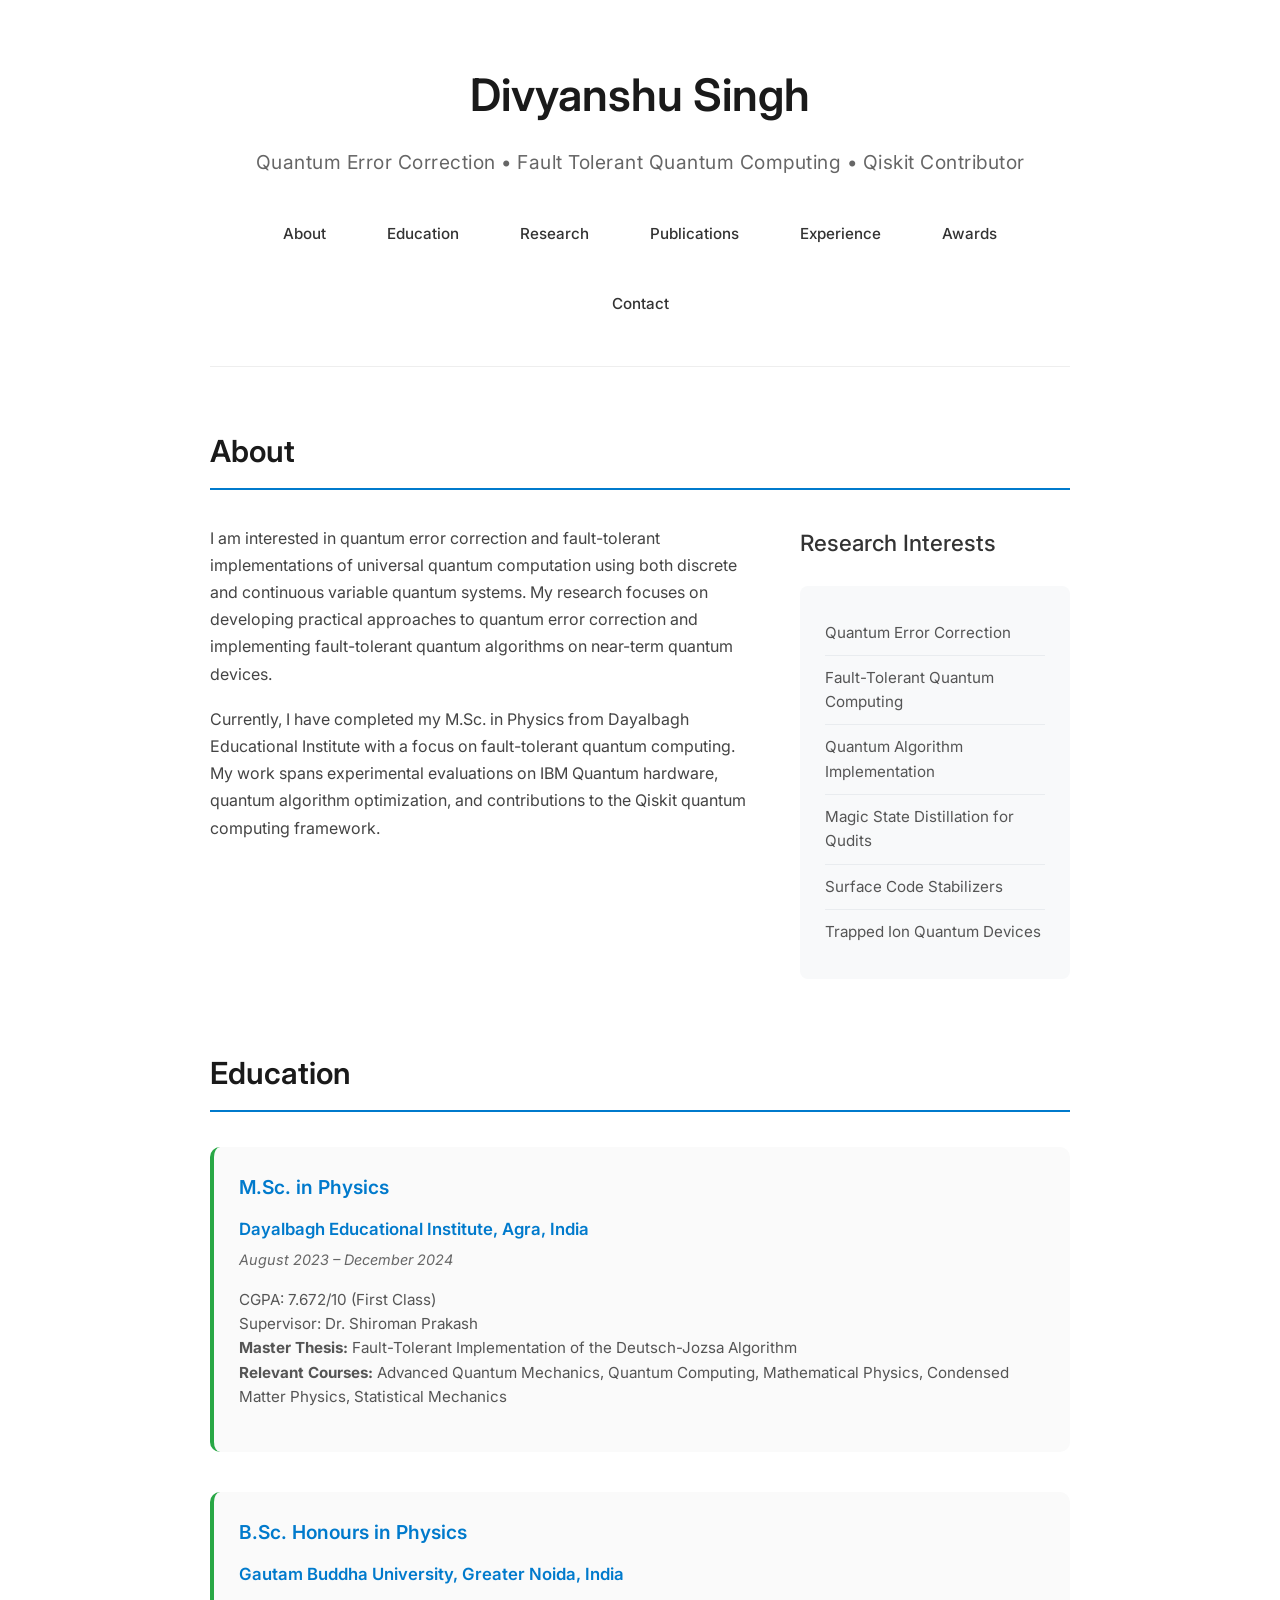
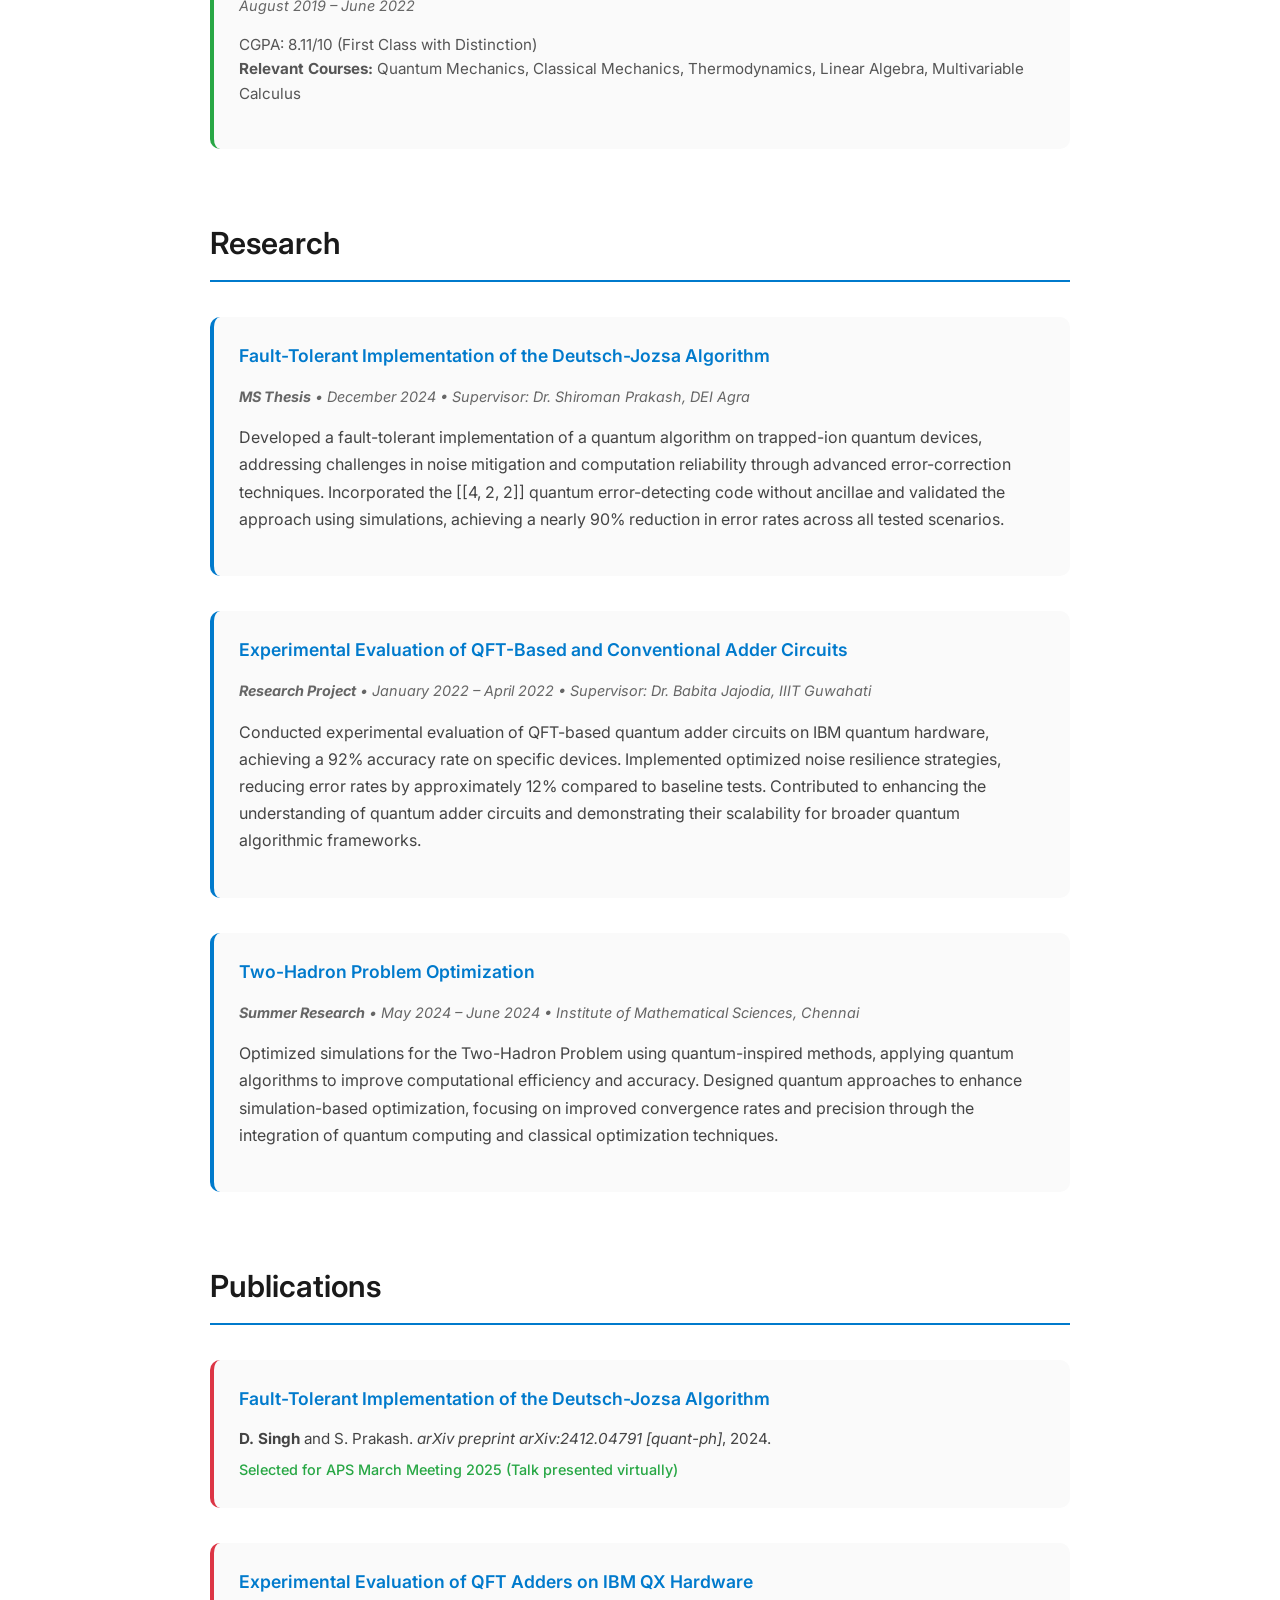
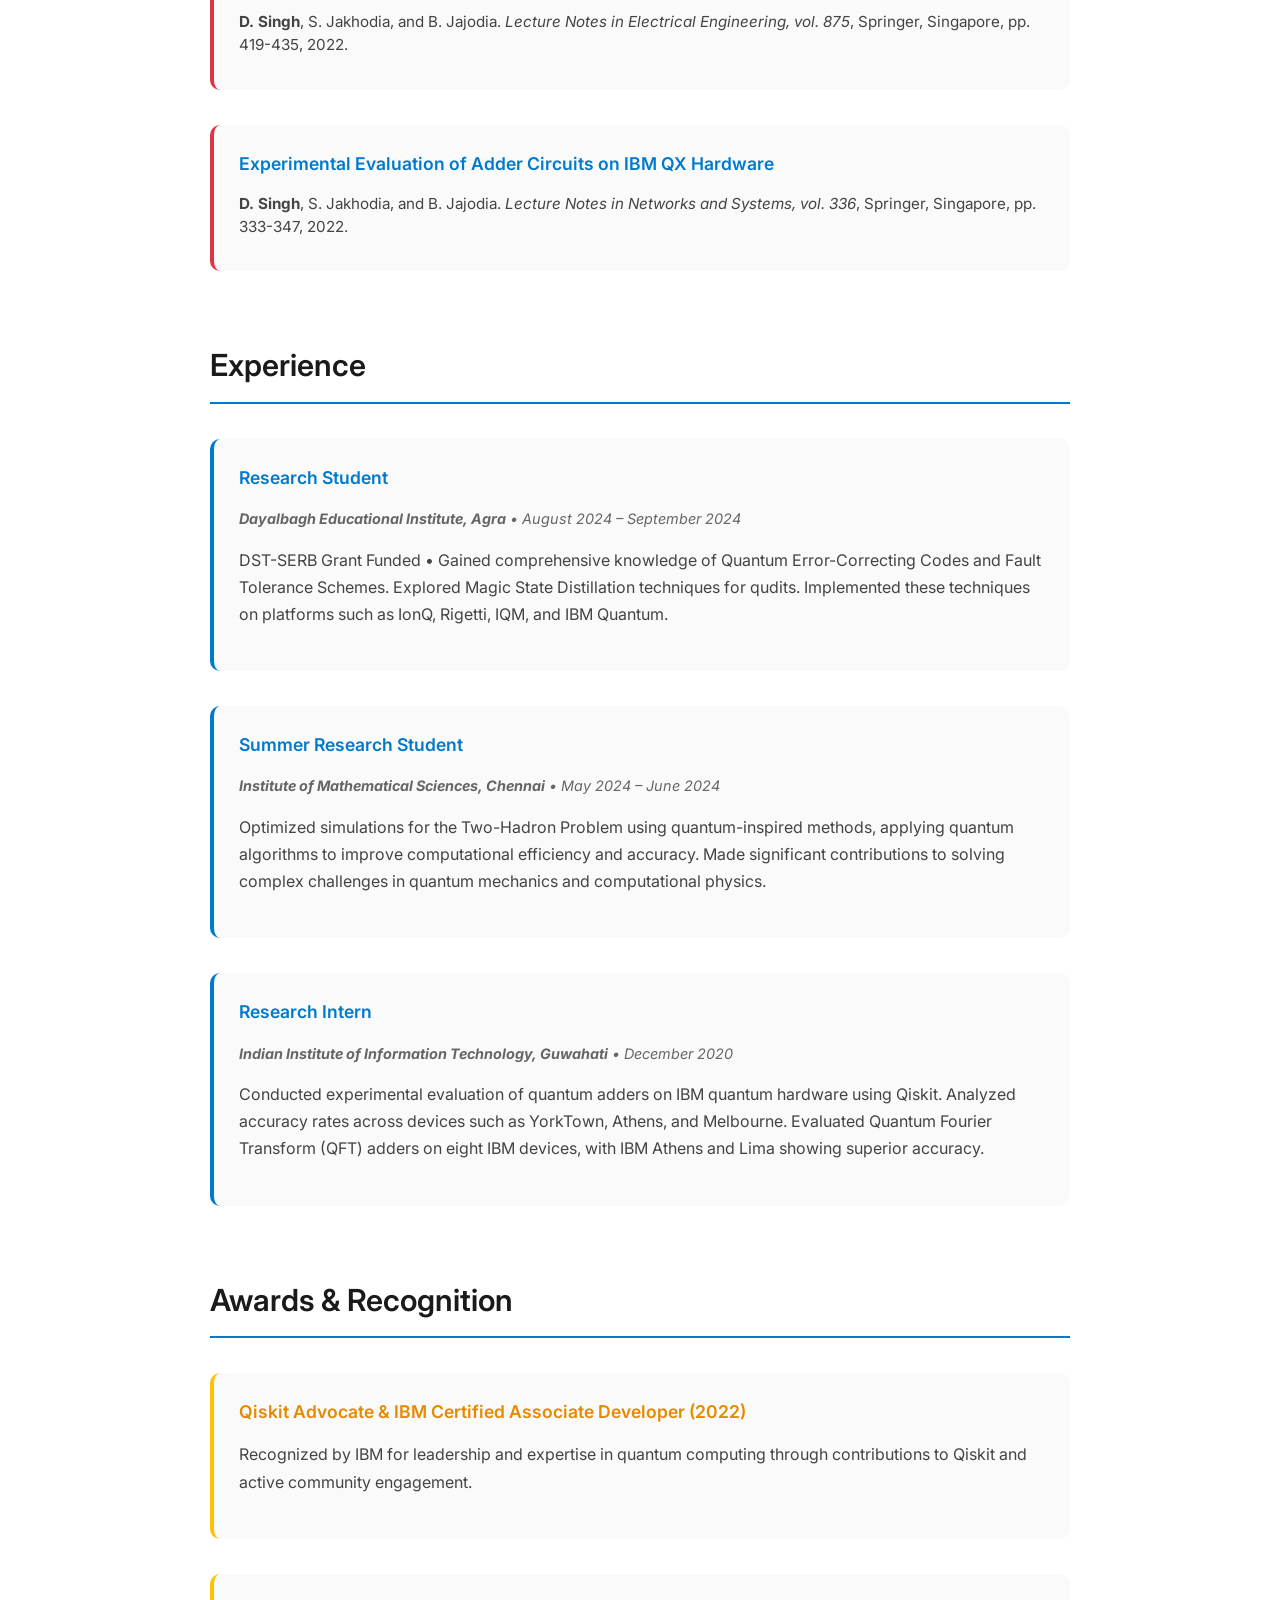
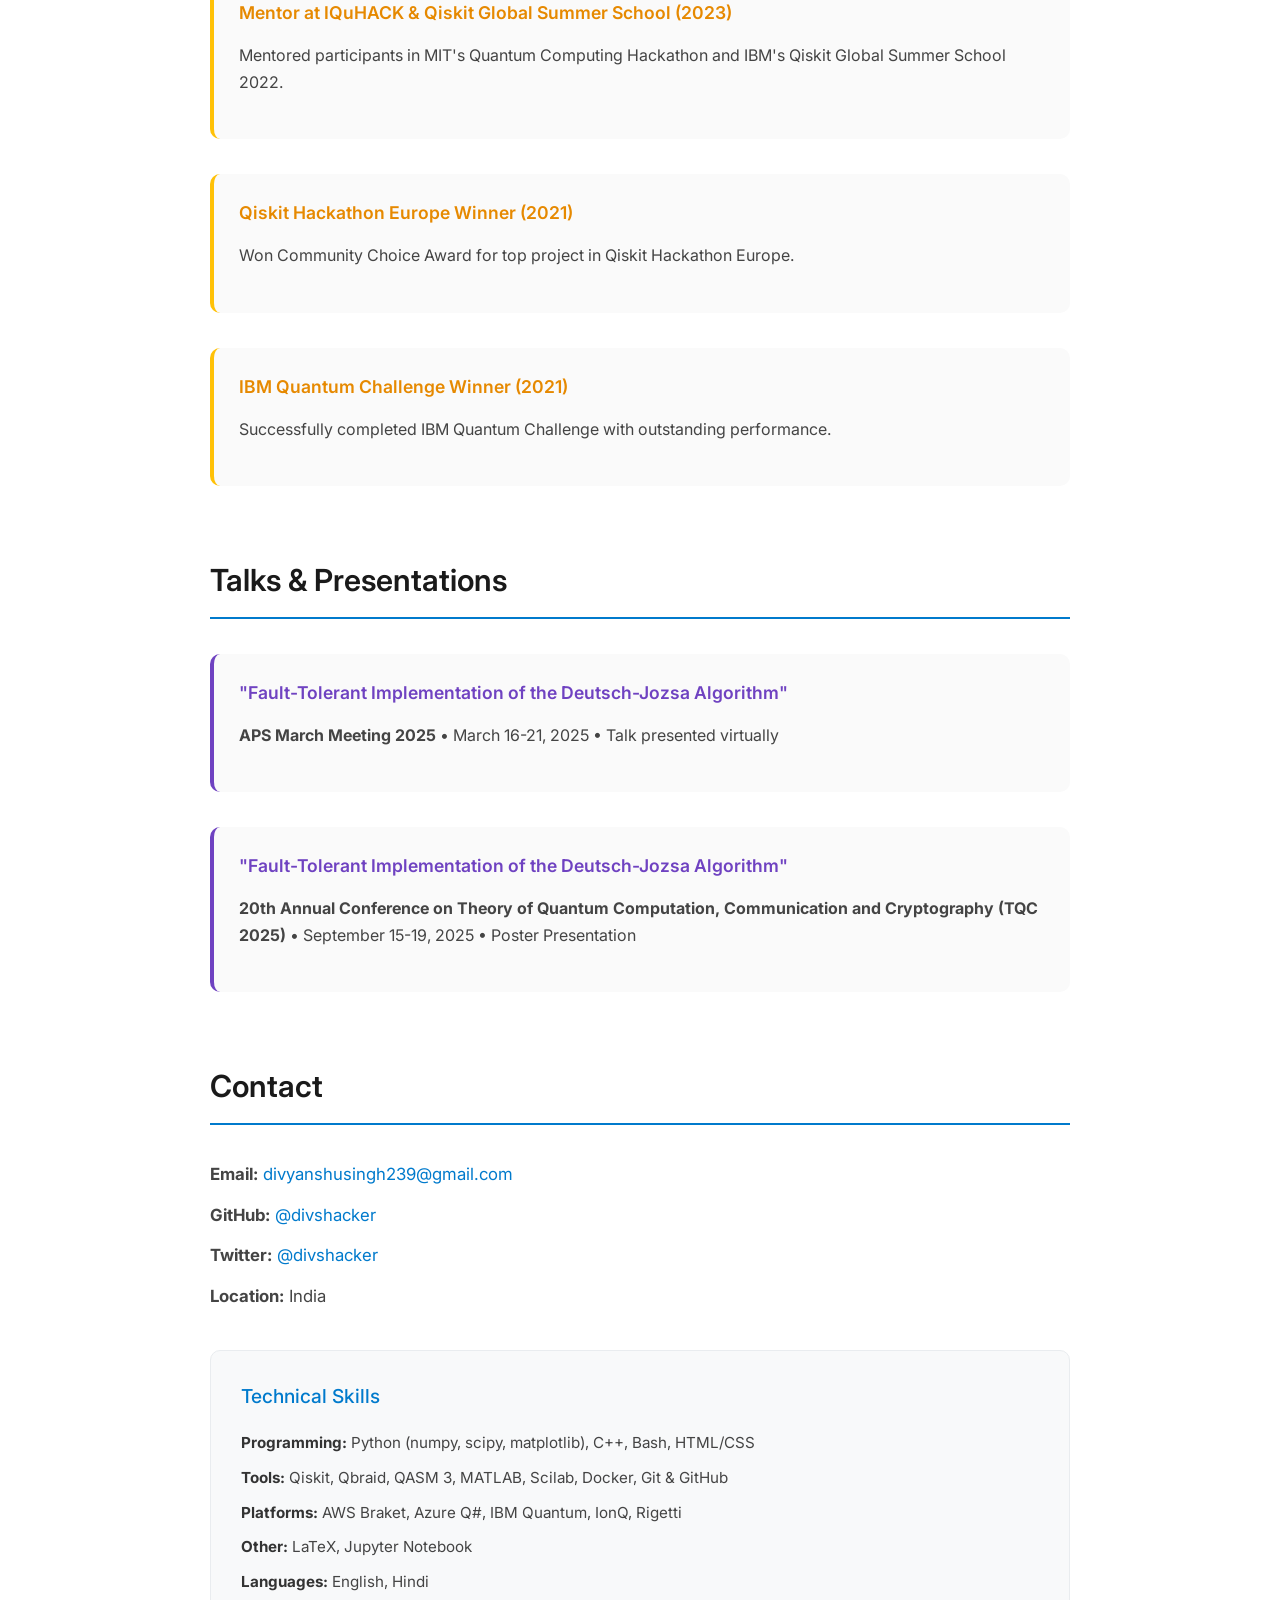
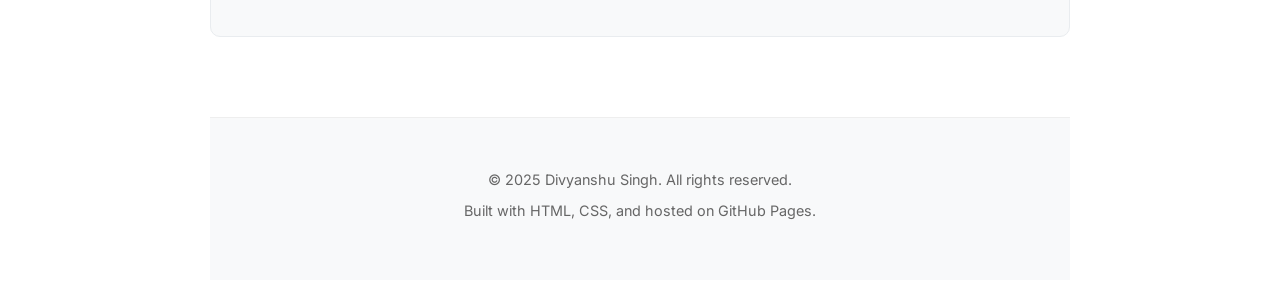
<file: index.html>
<!DOCTYPE html>
<html lang="en">
<head>
    <meta charset="UTF-8">
    <meta name="viewport" content="width=device-width, initial-scale=1.0">
    <title>Divyanshu Singh</title>
    <link rel="stylesheet" href="style.css">
    <link href="https://fonts.googleapis.com/css2?family=Inter:wght@300;400;500;600&display=swap" rel="stylesheet">
</head>
<body>
    <div class="container">
        <header>
            <h1>Divyanshu Singh</h1>
            <p class="subtitle">Quantum Error Correction • Fault Tolerant Quantum Computing • Qiskit Contributor</p>
            <nav>
                <a href="#about">About</a>
                <a href="#education">Education</a>
                <a href="#research">Research</a>
                <a href="#publications">Publications</a>
                <a href="#experience">Experience</a>
                <a href="#awards">Awards</a>
                <a href="#contact">Contact</a>
            </nav>
        </header>

        <main>
            <section id="about">
                <h2>About</h2>
                <div class="about-content">
                    <div class="bio">
                        <p>I am interested in quantum error correction and fault-tolerant implementations of universal quantum computation using both discrete and continuous variable quantum systems. My research focuses on developing practical approaches to quantum error correction and implementing fault-tolerant quantum algorithms on near-term quantum devices.</p>
                        
                        <p>Currently, I have completed my M.Sc. in Physics from Dayalbagh Educational Institute with a focus on fault-tolerant quantum computing. My work spans experimental evaluations on IBM Quantum hardware, quantum algorithm optimization, and contributions to the Qiskit quantum computing framework.</p>
                    </div>
                    
                    <div class="interests">
                        <h3>Research Interests</h3>
                        <ul>
                            <li>Quantum Error Correction</li>
                            <li>Fault-Tolerant Quantum Computing</li>
                            <li>Quantum Algorithm Implementation</li>
                            <li>Magic State Distillation for Qudits</li>
                            <li>Surface Code Stabilizers</li>
                            <li>Trapped Ion Quantum Devices</li>
                        </ul>
                    </div>
                </div>
            </section>

            <section id="education">
                <h2>Education</h2>
                <div class="education-item">
                    <h4>M.Sc. in Physics</h4>
                    <p class="institution">Dayalbagh Educational Institute, Agra, India</p>
                    <p class="duration">August 2023 – December 2024</p>
                    <p class="details">CGPA: 7.672/10 (First Class)<br>
                    Supervisor: Dr. Shiroman Prakash<br>
                    <strong>Master Thesis:</strong> Fault-Tolerant Implementation of the Deutsch-Jozsa Algorithm<br>
                    <strong>Relevant Courses:</strong> Advanced Quantum Mechanics, Quantum Computing, Mathematical Physics, Condensed Matter Physics, Statistical Mechanics</p>
                </div>
                
                <div class="education-item">
                    <h4>B.Sc. Honours in Physics</h4>
                    <p class="institution">Gautam Buddha University, Greater Noida, India</p>
                    <p class="duration">August 2019 – June 2022</p>
                    <p class="details">CGPA: 8.11/10 (First Class with Distinction)<br>
                    <strong>Relevant Courses:</strong> Quantum Mechanics, Classical Mechanics, Thermodynamics, Linear Algebra, Multivariable Calculus</p>
                </div>
            </section>

            <section id="research">
                <h2>Research</h2>
                <div class="research-item">
                    <h4>Fault-Tolerant Implementation of the Deutsch-Jozsa Algorithm</h4>
                    <p class="research-meta"><strong>MS Thesis</strong> • December 2024 • Supervisor: Dr. Shiroman Prakash, DEI Agra</p>
                    <p>Developed a fault-tolerant implementation of a quantum algorithm on trapped-ion quantum devices, addressing challenges in noise mitigation and computation reliability through advanced error-correction techniques. Incorporated the [[4, 2, 2]] quantum error-detecting code without ancillae and validated the approach using simulations, achieving a nearly 90% reduction in error rates across all tested scenarios.</p>
                </div>
                
                <div class="research-item">
                    <h4>Experimental Evaluation of QFT-Based and Conventional Adder Circuits</h4>
                    <p class="research-meta"><strong>Research Project</strong> • January 2022 – April 2022 • Supervisor: Dr. Babita Jajodia, IIIT Guwahati</p>
                    <p>Conducted experimental evaluation of QFT-based quantum adder circuits on IBM quantum hardware, achieving a 92% accuracy rate on specific devices. Implemented optimized noise resilience strategies, reducing error rates by approximately 12% compared to baseline tests. Contributed to enhancing the understanding of quantum adder circuits and demonstrating their scalability for broader quantum algorithmic frameworks.</p>
                </div>

                <div class="research-item">
                    <h4>Two-Hadron Problem Optimization</h4>
                    <p class="research-meta"><strong>Summer Research</strong> • May 2024 – June 2024 • Institute of Mathematical Sciences, Chennai</p>
                    <p>Optimized simulations for the Two-Hadron Problem using quantum-inspired methods, applying quantum algorithms to improve computational efficiency and accuracy. Designed quantum approaches to enhance simulation-based optimization, focusing on improved convergence rates and precision through the integration of quantum computing and classical optimization techniques.</p>
                </div>
            </section>

            <section id="publications">
                <h2>Publications</h2>
                <div class="publication-item">
                    <h4>Fault-Tolerant Implementation of the Deutsch-Jozsa Algorithm</h4>
                    <p><strong>D. Singh</strong> and S. Prakash. <em>arXiv preprint arXiv:2412.04791 [quant-ph]</em>, 2024.</p>
                    <p class="pub-note">Selected for APS March Meeting 2025 (Talk presented virtually)</p>
                </div>
                
                <div class="publication-item">
                    <h4>Experimental Evaluation of QFT Adders on IBM QX Hardware</h4>
                    <p><strong>D. Singh</strong>, S. Jakhodia, and B. Jajodia. <em>Lecture Notes in Electrical Engineering, vol. 875</em>, Springer, Singapore, pp. 419-435, 2022.</p>
                </div>
                
                <div class="publication-item">
                    <h4>Experimental Evaluation of Adder Circuits on IBM QX Hardware</h4>
                    <p><strong>D. Singh</strong>, S. Jakhodia, and B. Jajodia. <em>Lecture Notes in Networks and Systems, vol. 336</em>, Springer, Singapore, pp. 333-347, 2022.</p>
                </div>
            </section>

            <section id="experience">
                <h2>Experience</h2>
                <div class="experience-item">
                    <h4>Research Student</h4>
                    <p class="exp-details"><strong>Dayalbagh Educational Institute, Agra</strong> • August 2024 – September 2024</p>
                    <p>DST-SERB Grant Funded • Gained comprehensive knowledge of Quantum Error-Correcting Codes and Fault Tolerance Schemes. Explored Magic State Distillation techniques for qudits. Implemented these techniques on platforms such as IonQ, Rigetti, IQM, and IBM Quantum.</p>
                </div>
                
                <div class="experience-item">
                    <h4>Summer Research Student</h4>
                    <p class="exp-details"><strong>Institute of Mathematical Sciences, Chennai</strong> • May 2024 – June 2024</p>
                    <p>Optimized simulations for the Two-Hadron Problem using quantum-inspired methods, applying quantum algorithms to improve computational efficiency and accuracy. Made significant contributions to solving complex challenges in quantum mechanics and computational physics.</p>
                </div>
                
                <div class="experience-item">
                    <h4>Research Intern</h4>
                    <p class="exp-details"><strong>Indian Institute of Information Technology, Guwahati</strong> • December 2020</p>
                    <p>Conducted experimental evaluation of quantum adders on IBM quantum hardware using Qiskit. Analyzed accuracy rates across devices such as YorkTown, Athens, and Melbourne. Evaluated Quantum Fourier Transform (QFT) adders on eight IBM devices, with IBM Athens and Lima showing superior accuracy.</p>
                </div>
            </section>

            <section id="awards">
                <h2>Awards & Recognition</h2>
                <div class="award-item">
                    <h4>Qiskit Advocate & IBM Certified Associate Developer (2022)</h4>
                    <p>Recognized by IBM for leadership and expertise in quantum computing through contributions to Qiskit and active community engagement.</p>
                </div>
                
                <div class="award-item">
                    <h4>Mentor at IQuHACK & Qiskit Global Summer School (2023)</h4>
                    <p>Mentored participants in MIT's Quantum Computing Hackathon and IBM's Qiskit Global Summer School 2022.</p>
                </div>
                
                <div class="award-item">
                    <h4>Qiskit Hackathon Europe Winner (2021)</h4>
                    <p>Won Community Choice Award for top project in Qiskit Hackathon Europe.</p>
                </div>
                
                <div class="award-item">
                    <h4>IBM Quantum Challenge Winner (2021)</h4>
                    <p>Successfully completed IBM Quantum Challenge with outstanding performance.</p>
                </div>
            </section>

            <section id="talks">
                <h2>Talks & Presentations</h2>
                <div class="talk-item">
                    <h4>"Fault-Tolerant Implementation of the Deutsch-Jozsa Algorithm"</h4>
                    <p><strong>APS March Meeting 2025</strong> • March 16-21, 2025 • Talk presented virtually</p>
                </div>
                
                <div class="talk-item">
                    <h4>"Fault-Tolerant Implementation of the Deutsch-Jozsa Algorithm"</h4>
                    <p><strong>20th Annual Conference on Theory of Quantum Computation, Communication and Cryptography (TQC 2025)</strong> • September 15-19, 2025 • Poster Presentation</p>
                </div>
            </section>

            <section id="contact">
                <h2>Contact</h2>
                <div class="contact-info">
                    <p><strong>Email:</strong> <a href="mailto:divyanshusingh239@gmail.com">divyanshusingh239@gmail.com</a></p>
                    <p><strong>GitHub:</strong> <a href="https://github.com/divshacker" target="_blank">@divshacker</a></p>
                    <p><strong>Twitter:</strong> <a href="https://twitter.com/divshacker" target="_blank">@divshacker</a></p>
                    <p><strong>Location:</strong> India</p>
                </div>
                
                <div class="skills-section">
                    <h3>Technical Skills</h3>
                    <p><strong>Programming:</strong> Python (numpy, scipy, matplotlib), C++, Bash, HTML/CSS</p>
                    <p><strong>Tools:</strong> Qiskit, Qbraid, QASM 3, MATLAB, Scilab, Docker, Git & GitHub</p>
                    <p><strong>Platforms:</strong> AWS Braket, Azure Q#, IBM Quantum, IonQ, Rigetti</p>
                    <p><strong>Other:</strong> LaTeX, Jupyter Notebook</p>
                    <p><strong>Languages:</strong> English, Hindi</p>
                </div>
            </section>
        </main>

        <footer>
            <p>&copy; 2025 Divyanshu Singh. All rights reserved.</p>
            <p>Built with HTML, CSS, and hosted on GitHub Pages.</p>
        </footer>
    </div>
</body>
</html>
</file>
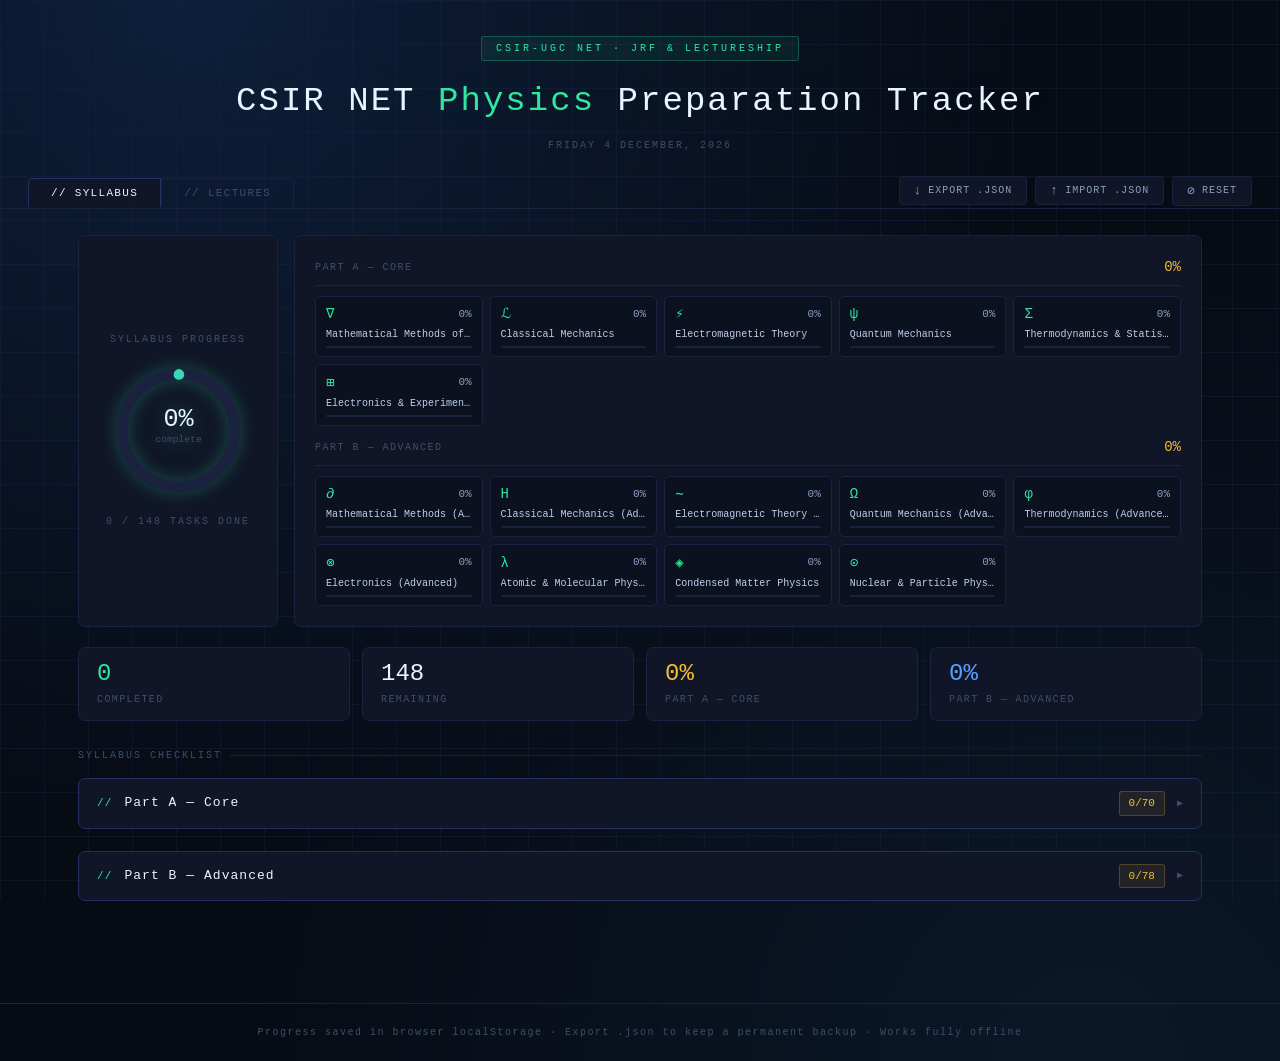
<file: csir_net_combined.html>
<!DOCTYPE html>
<html lang="en">
<head>
<meta charset="UTF-8">
<meta name="viewport" content="width=device-width, initial-scale=1.0">
<title>CSIR NET Physics Tracker</title>
<style>
:root {
  --bg:      #070b14;
  --surface: #0c1120;
  --card:    #101628;
  --border:  #1a2240;
  --border2: #263060;
  --text:    #8ba0c0;
  --text2:   #c0d0e8;
  --bright:  #e8f4ff;
  --dim:     #3d4f6a;
  --accent:  #2ee8a0;
  --amber:   #f5be32;
  --blue:    #58a0ff;
  --red:     #ff4f6a;
  --purple:  #a78bfa;
  --r:       7px;
  --mono:    'Courier New','Lucida Console','DejaVu Sans Mono',monospace;
}
* { box-sizing: border-box; margin: 0; padding: 0; }
html { scroll-behavior: smooth; }
body {
  background: var(--bg);
  background-image:
    radial-gradient(ellipse at 15% 0%,  #0d1f3a 0%, transparent 55%),
    radial-gradient(ellipse at 85% 100%, #0a1828 0%, transparent 55%);
  color: var(--text);
  font-family: var(--mono);
  font-size: 13px;
  line-height: 1.7;
  min-height: 100vh;
}
body::before {
  content:''; position:fixed; inset:0;
  background-image:
    linear-gradient(rgba(26,34,64,0.45) 1px, transparent 1px),
    linear-gradient(90deg, rgba(26,34,64,0.45) 1px, transparent 1px);
  background-size: 44px 44px;
  pointer-events:none; z-index:0;
}
main, header, footer { position: relative; z-index: 1; }

/* ─── HEADER ─── */
header {
  text-align: center;
  padding: 36px 24px 0;
  border-bottom: 1px solid var(--border);
}
.header-tag {
  display: inline-block;
  font-size: 10px; letter-spacing: 0.3em;
  color: var(--accent);
  background: rgba(46,232,160,0.07);
  border: 1px solid rgba(46,232,160,0.25);
  padding: 3px 14px; border-radius: 2px;
  margin-bottom: 12px; text-transform: uppercase;
}
h1 {
  font-size: clamp(18px, 3.2vw, 34px);
  color: var(--bright); font-weight: normal;
  letter-spacing: 0.06em;
  text-shadow: 0 0 40px rgba(46,232,160,0.15);
}
h1 .hi { color: var(--accent); }
.header-sub { font-size: 10px; color: var(--dim); letter-spacing: 0.2em; margin-top: 6px; margin-bottom: 22px; }

/* ─── TOP BAR: TABS + EXPORT ─── */
.top-bar {
  display: flex; align-items: center;
  justify-content: space-between;
  gap: 12px; flex-wrap: wrap;
  padding: 0 4px;
}

/* Tabs */
.tabs { display: flex; gap: 0; }
.tab-btn {
  background: none;
  border: 1px solid var(--border);
  border-bottom: none;
  color: var(--dim); cursor: pointer;
  font-family: var(--mono); font-size: 11px;
  padding: 8px 22px; letter-spacing: 0.12em;
  text-transform: uppercase;
  transition: color .2s, background .2s, border-color .2s;
  position: relative; top: 1px;
}
.tab-btn:first-child { border-radius: 5px 0 0 0; }
.tab-btn:last-child  { border-radius: 0 5px 0 0; }
.tab-btn.active {
  background: var(--card);
  border-color: var(--border2);
  color: var(--bright);
}
.tab-btn:not(.active):hover { color: var(--text2); border-color: var(--border2); }

/* Data buttons */
.data-btns { display: flex; gap: 8px; align-items: center; padding-bottom: 2px; }
.data-btn {
  display: flex; align-items: center; gap: 6px;
  background: var(--card);
  border: 1px solid var(--border);
  color: var(--text); cursor: pointer;
  font-family: var(--mono); font-size: 10px;
  padding: 6px 14px; border-radius: 4px;
  letter-spacing: 0.1em; text-transform: uppercase;
  transition: all .2s;
}
.data-btn .icon { font-size: 13px; }
.data-btn.export:hover { border-color: var(--accent); color: var(--accent); background: rgba(46,232,160,0.05); }
.data-btn.import:hover { border-color: var(--blue);   color: var(--blue);   background: rgba(88,160,255,0.05); }
.data-btn.reset:hover  { border-color: var(--red);    color: var(--red);    background: rgba(255,79,106,0.05); }
#file-inp { display: none; }

/* Toast */
.toast {
  position: fixed; bottom: 24px; right: 24px;
  background: var(--card); border: 1px solid var(--accent);
  color: var(--accent); font-family: var(--mono);
  font-size: 11px; letter-spacing: 0.1em;
  padding: 10px 20px; border-radius: 5px;
  z-index: 999; opacity: 0;
  transform: translateY(8px);
  transition: opacity .3s, transform .3s;
  pointer-events: none;
}
.toast.show { opacity: 1; transform: translateY(0); }

/* ─── LAYOUT ─── */
.tab-panel { display: none; }
.tab-panel.active { display: block; }
main { max-width: 1160px; margin: 0 auto; padding: 0 18px 80px; }
.panel-inner { padding-top: 26px; }

/* ─── DASHBOARD ─── */
.dashboard {
  display: grid;
  grid-template-columns: 200px 1fr;
  gap: 16px; margin-bottom: 20px;
}
@media(max-width:680px){ .dashboard{grid-template-columns:1fr;} }

.card {
  background: var(--card);
  border: 1px solid var(--border);
  border-radius: var(--r); padding: 20px;
}
.overall-card {
  display: flex; flex-direction: column;
  align-items: center; justify-content: center; gap: 10px;
}
.card-label { font-size:10px; letter-spacing:0.2em; color:var(--dim); text-transform:uppercase; }
.donut-ring { transition: stroke-dasharray 0.7s cubic-bezier(0.4,0,0.2,1); }
.glow-svg   { filter: drop-shadow(0 0 8px rgba(46,232,160,0.3)); }

/* Pills */
.pills-card { display: flex; flex-direction: column; gap: 10px; }
.pills-card .card-label { margin-bottom: 2px; }
.pills-grid {
  display: grid;
  grid-template-columns: repeat(auto-fill, minmax(162px, 1fr));
  gap: 7px;
}
.part-row {
  display: flex; align-items: center; justify-content: space-between;
  padding-bottom: 5px; border-bottom: 1px solid var(--border);
}
.part-row-label { font-size:10px; letter-spacing:0.15em; color:var(--dim); text-transform:uppercase; }
.part-row-pct   { font-size:14px; color:var(--amber); }

.section-pill {
  background: var(--surface); border: 1px solid var(--border);
  border-radius: 5px; padding: 8px 10px;
  display: flex; flex-direction: column; gap: 5px;
  cursor: pointer;
  transition: border-color .2s, background .2s, transform .15s;
}
.section-pill:hover { border-color: var(--border2); background: #111828; transform: translateY(-1px); }
.pill-top  { display: flex; justify-content: space-between; align-items: center; }
.pill-icon { color: var(--accent); font-size: 14px; line-height: 1; }
.pill-pct  { font-size: 11px; }
.pill-name { font-size: 10px; color: var(--text2); line-height: 1.3;
  white-space: nowrap; overflow: hidden; text-overflow: ellipsis; }
.pill-bar  { height: 2px; background: var(--border); border-radius: 1px; overflow: hidden; }
.pill-fill { height: 100%; background: linear-gradient(90deg, var(--accent), var(--blue));
  border-radius: 1px; transition: width .6s ease; }

/* ─── STATS ROW ─── */
.stats-row { display: flex; gap: 12px; margin-bottom: 26px; flex-wrap: wrap; }
.stat-chip {
  background: var(--card); border: 1px solid var(--border);
  border-radius: var(--r); padding: 12px 18px;
  flex: 1; min-width: 110px;
}
.stat-num   { font-size: 24px; color: var(--bright); line-height: 1.2; }
.stat-label { font-size: 10px; color: var(--dim); letter-spacing: 0.14em; text-transform: uppercase; margin-top: 2px; }

/* ─── SECTION DIVIDER ─── */
.section-label {
  font-size: 10px; letter-spacing: 0.2em; color: var(--dim);
  text-transform: uppercase; margin-bottom: 14px;
  display: flex; align-items: center; gap: 8px;
}
.section-label::after { content:''; flex:1; height:1px; background:var(--border); }

/* ─── PART BLOCKS (syllabus) ─── */
.part-block { margin-bottom: 22px; }
.part-title {
  display: flex; align-items: center; gap: 12px;
  padding: 12px 18px;
  background: var(--card); border: 1px solid var(--border2);
  border-radius: var(--r); margin-bottom: 8px;
  cursor: pointer; user-select: none; transition: background .2s;
}
.part-title:hover { background: #111830; }
.part-slash       { color: var(--accent); font-size: 11px; letter-spacing: 0.1em; }
.part-title-text  { flex: 1; font-size: 13px; color: var(--bright); letter-spacing: 0.08em; }
.part-title-badge {
  font-size: 11px; color: var(--amber);
  background: rgba(245,190,50,0.08);
  border: 1px solid rgba(245,190,50,0.22);
  border-radius: 3px; padding: 2px 9px;
}
.chevron { color: var(--dim); font-size: 10px; transition: transform .25s; }
.part-title.open .chevron { transform: rotate(90deg); }
.part-body        { display: none; }
.part-body.open   { display: block; }

/* ─── TOPIC / SUBJECT BLOCK ─── */
.topic-block {
  background: var(--card); border: 1px solid var(--border);
  border-radius: var(--r); margin-bottom: 6px;
  overflow: hidden; transition: border-color .2s;
}
.topic-block:hover { border-color: var(--border2); }
.topic-header {
  display: flex; align-items: center; gap: 10px;
  padding: 10px 16px; cursor: pointer; user-select: none;
  transition: background .15s;
}
.topic-header:hover { background: rgba(255,255,255,0.02); }
.topic-icon          { color: var(--accent); font-size: 15px; width: 22px; text-align: center; flex-shrink: 0; }
.topic-name          { flex: 1; font-size: 13px; color: var(--text2); letter-spacing: 0.03em; }
.topic-bar-wrap      { width: 80px; height: 3px; background: var(--border); border-radius: 2px; flex-shrink: 0; }
.topic-bar-fill      { height: 100%; background: var(--accent); border-radius: 2px; transition: width .5s ease; }
.topic-pct-label     { font-size: 10px; width: 32px; text-align: right; flex-shrink: 0; }
.topic-count-label   { font-size: 9px; color: var(--dim); width: 44px; text-align: right; flex-shrink: 0; }
.topic-chevron       { color: var(--dim); font-size: 10px; transition: transform .2s; flex-shrink: 0; }
.topic-header.open .topic-chevron { transform: rotate(90deg); }

/* Subtopic/Lecture list */
.subtopic-list      { display: none; padding: 4px 0 8px 0; border-top: 1px solid var(--border); }
.subtopic-list.open { display: block; }

/* Lecture grid */
.lecture-grid {
  display: grid;
  grid-template-columns: repeat(auto-fill, minmax(210px, 1fr));
  padding: 2px 12px 4px 44px;
}

/* Subtopic row (syllabus uses single column) */
.subtopic-row { padding: 2px 12px 2px 44px; }

.subtopic-item {
  display: flex; align-items: center; gap: 8px;
  padding: 4px 6px; border-radius: 3px;
  transition: background .15s;
}
.subtopic-item:hover { background: rgba(255,255,255,0.02); }
.subtopic-item input[type="checkbox"] {
  appearance: none; -webkit-appearance: none;
  width: 13px; height: 13px;
  border: 1px solid var(--border2); border-radius: 2px;
  background: transparent; cursor: pointer;
  flex-shrink: 0; transition: all .2s; position: relative;
}
.subtopic-item input[type="checkbox"]:checked { background: var(--accent); border-color: var(--accent); }
.subtopic-item input[type="checkbox"]:checked::after {
  content:'✓'; position:absolute; font-size:8px; color:#000; font-weight:bold; top:1px; left:2px;
}
.subtopic-text { flex:1; font-size:11px; color:var(--text); transition:color .2s; line-height:1.5; }
.subtopic-item.done .subtopic-text {
  color: var(--dim);
  text-decoration: line-through;
  text-decoration-color: rgba(61,79,106,0.6);
}
.del-btn {
  background: none; border: none; color: var(--dim); cursor: pointer;
  font-size: 10px; padding: 2px 4px; border-radius: 2px;
  opacity: 0; transition: opacity .15s, color .15s; line-height:1; flex-shrink:0;
}
.subtopic-item:hover .del-btn { opacity: 1; }
.del-btn:hover { color: var(--red); }

/* Add row */
.add-task-row {
  display: flex; align-items: center; gap: 8px;
  padding: 6px 16px 4px 52px;
}
.add-input {
  flex: 1; background: transparent; border: none;
  border-bottom: 1px dashed var(--border);
  color: var(--text2); font-family: var(--mono);
  font-size: 11px; padding: 3px 2px; outline: none;
  transition: border-color .2s; max-width: 300px;
}
.add-input:focus   { border-bottom-color: var(--accent); }
.add-input::placeholder { color: var(--dim); }
.add-btn {
  background: none; border: 1px solid var(--border);
  color: var(--accent); cursor: pointer;
  font-family: var(--mono); font-size: 10px;
  padding: 3px 10px; border-radius: 3px; letter-spacing: 0.1em;
  transition: background .15s, border-color .15s; flex-shrink: 0;
}
.add-btn:hover { background: rgba(46,232,160,0.07); border-color: var(--accent); }

::-webkit-scrollbar { width: 5px; }
::-webkit-scrollbar-track { background: var(--bg); }
::-webkit-scrollbar-thumb { background: var(--border2); border-radius: 3px; }
.fading { opacity: 0 !important; transition: opacity .2s !important; }

footer {
  text-align: center; padding: 20px;
  font-size: 10px; color: var(--dim); letter-spacing: 0.15em;
  border-top: 1px solid var(--border);
}
</style>
</head>
<body>

<header>
  <div class="header-tag">CSIR-UGC NET · JRF &amp; Lectureship</div>
  <h1>CSIR NET <span class="hi">Physics</span> Preparation Tracker</h1>
  <div class="header-sub" id="header-date"></div>

  <div class="top-bar">
    <div class="tabs">
      <button class="tab-btn active" onclick="switchTab('syllabus')">// Syllabus</button>
      <button class="tab-btn"        onclick="switchTab('lectures')">// Lectures</button>
    </div>
    <div class="data-btns">
      <button class="data-btn export" onclick="exportData()">
        <span class="icon">↓</span> Export .json
      </button>
      <button class="data-btn import" onclick="document.getElementById('file-inp').click()">
        <span class="icon">↑</span> Import .json
      </button>
      <input type="file" id="file-inp" accept=".json" onchange="importData(event)">
      <button class="data-btn reset" onclick="resetAll()">
        <span class="icon">⊘</span> Reset
      </button>
    </div>
  </div>
</header>

<div class="toast" id="toast"></div>

<main>

<!-- ══════════════════════════════════════════════════════════
     TAB 1 — SYLLABUS
═══════════════════════════════════════════════════════════ -->
<div class="tab-panel active" id="panel-syllabus">
<div class="panel-inner">

  <div class="dashboard">
    <div class="card overall-card">
      <div class="card-label">Syllabus Progress</div>
      <svg width="145" height="145" viewBox="0 0 150 150" class="glow-svg">
        <defs>
          <linearGradient id="dgS" x1="0%" y1="0%" x2="100%" y2="100%">
            <stop offset="0%"   stop-color="#2ee8a0"/>
            <stop offset="100%" stop-color="#58a0ff"/>
          </linearGradient>
        </defs>
        <circle cx="75" cy="75" r="58" fill="none" stroke="#1a2240" stroke-width="11"/>
        <circle cx="75" cy="75" r="58" fill="none" stroke="url(#dgS)" stroke-width="11"
          stroke-dasharray="0 364.4" stroke-dashoffset="91.1" stroke-linecap="round"
          id="syl-ring" class="donut-ring"/>
        <text x="75" y="70" text-anchor="middle" fill="#e8f4ff"
          font-size="26" font-family="'Courier New',monospace" id="syl-pct-text">0%</text>
        <text x="75" y="87" text-anchor="middle" fill="#3d4f6a"
          font-size="10" font-family="'Courier New',monospace">complete</text>
      </svg>
      <div class="card-label" id="syl-tasks-label">0 / 0 tasks done</div>
    </div>
    <div class="card pills-card" id="syl-pills-card"></div>
  </div>

  <div class="stats-row">
    <div class="stat-chip">
      <div class="stat-num" id="syl-done"   style="color:var(--accent)">0</div>
      <div class="stat-label">Completed</div>
    </div>
    <div class="stat-chip">
      <div class="stat-num" id="syl-remain">0</div>
      <div class="stat-label">Remaining</div>
    </div>
    <div class="stat-chip">
      <div class="stat-num" id="syl-pct-a"  style="color:var(--amber)">0%</div>
      <div class="stat-label">Part A — Core</div>
    </div>
    <div class="stat-chip">
      <div class="stat-num" id="syl-pct-b"  style="color:var(--blue)">0%</div>
      <div class="stat-label">Part B — Advanced</div>
    </div>
  </div>

  <div class="section-label">Syllabus Checklist</div>
  <div id="syl-root"></div>

</div>
</div>

<!-- ══════════════════════════════════════════════════════════
     TAB 2 — LECTURES
═══════════════════════════════════════════════════════════ -->
<div class="tab-panel" id="panel-lectures">
<div class="panel-inner">

  <div class="dashboard">
    <div class="card overall-card">
      <div class="card-label">Lecture Progress</div>
      <svg width="145" height="145" viewBox="0 0 150 150" class="glow-svg">
        <defs>
          <linearGradient id="dgL" x1="0%" y1="0%" x2="100%" y2="100%">
            <stop offset="0%"   stop-color="#2ee8a0"/>
            <stop offset="100%" stop-color="#58a0ff"/>
          </linearGradient>
        </defs>
        <circle cx="75" cy="75" r="58" fill="none" stroke="#1a2240" stroke-width="11"/>
        <circle cx="75" cy="75" r="58" fill="none" stroke="url(#dgL)" stroke-width="11"
          stroke-dasharray="0 364.4" stroke-dashoffset="91.1" stroke-linecap="round"
          id="lec-ring" class="donut-ring"/>
        <text x="75" y="70" text-anchor="middle" fill="#e8f4ff"
          font-size="26" font-family="'Courier New',monospace" id="lec-pct-text">0%</text>
        <text x="75" y="87" text-anchor="middle" fill="#3d4f6a"
          font-size="10" font-family="'Courier New',monospace">complete</text>
      </svg>
      <div class="card-label" id="lec-tasks-label">0 / 415 lectures done</div>
    </div>
    <div class="card pills-card" id="lec-pills-card"></div>
  </div>

  <div class="stats-row">
    <div class="stat-chip">
      <div class="stat-num" id="lec-done"    style="color:var(--accent)">0</div>
      <div class="stat-label">Lectures Done</div>
    </div>
    <div class="stat-chip">
      <div class="stat-num" id="lec-remain">0</div>
      <div class="stat-label">Remaining</div>
    </div>
    <div class="stat-chip">
      <div class="stat-num" id="lec-total"   style="color:var(--text2)">415</div>
      <div class="stat-label">Total Lectures</div>
    </div>
    <div class="stat-chip">
      <div class="stat-num" id="lec-started" style="color:var(--blue)">0/9</div>
      <div class="stat-label">Subjects Started</div>
    </div>
  </div>

  <div class="section-label">Lecture Checklists</div>
  <div id="lec-root"></div>

</div>
</div>

</main>

<footer>
  Progress saved in browser localStorage · Export .json to keep a permanent backup · Works fully offline
</footer>

<script>
// ═══════════════════════════════════════════════════════════
// DATA DEFINITIONS
// ═══════════════════════════════════════════════════════════

const SYLLABUS = [
  { id:'partA', label:'Part A — Core', sections:[
    { id:'a1', icon:'∇', title:'Mathematical Methods of Physics', tasks:[
      {id:'a1-1',  text:'Dimensional analysis'},
      {id:'a1-2',  text:'Vector algebra and vector calculus'},
      {id:'a1-3',  text:'Linear algebra, matrices, Cayley-Hamilton Theorem'},
      {id:'a1-4',  text:'Eigenvalues and eigenvectors'},
      {id:'a1-5',  text:'Linear ODEs of first & second order'},
      {id:'a1-6',  text:'Special functions: Hermite, Bessel, Laguerre, Legendre'},
      {id:'a1-7',  text:'Fourier series, Fourier and Laplace transforms'},
      {id:'a1-8',  text:'Complex analysis, analytic functions'},
      {id:'a1-9',  text:'Taylor & Laurent series; poles, residues, integrals'},
      {id:'a1-10', text:'Elementary probability theory, random variables'},
      {id:'a1-11', text:'Binomial, Poisson and normal distributions'},
      {id:'a1-12', text:'Central limit theorem'},
    ]},
    { id:'a2', icon:'ℒ', title:'Classical Mechanics', tasks:[
      {id:'a2-1',  text:"Newton's laws"},
      {id:'a2-2',  text:'Dynamical systems, phase space dynamics, stability analysis'},
      {id:'a2-3',  text:'Central force motions'},
      {id:'a2-4',  text:'Two-body collisions, scattering in Lab and CoM frames'},
      {id:'a2-5',  text:'Rigid body dynamics, moment of inertia tensor'},
      {id:'a2-6',  text:'Non-inertial frames and pseudoforces'},
      {id:'a2-7',  text:'Variational principle'},
      {id:'a2-8',  text:'Generalized coordinates'},
      {id:'a2-9',  text:'Lagrangian and Hamiltonian formalism'},
      {id:'a2-10', text:'Conservation laws and cyclic coordinates'},
      {id:'a2-11', text:'Periodic motion: small oscillations, normal modes'},
      {id:'a2-12', text:'Special relativity: Lorentz transformations, relativistic kinematics'},
    ]},
    { id:'a3', icon:'⚡', title:'Electromagnetic Theory', tasks:[
      {id:'a3-1',  text:"Electrostatics: Gauss's law and applications"},
      {id:'a3-2',  text:'Laplace and Poisson equations, boundary value problems'},
      {id:'a3-3',  text:"Magnetostatics: Biot-Savart law, Ampere's theorem"},
      {id:'a3-4',  text:'Electromagnetic induction'},
      {id:'a3-5',  text:"Maxwell's equations in free space and linear isotropic media"},
      {id:'a3-6',  text:'Boundary conditions at interfaces'},
      {id:'a3-7',  text:'Scalar and vector potentials, gauge invariance'},
      {id:'a3-8',  text:'EM waves in free space'},
      {id:'a3-9',  text:'Dielectrics and conductors'},
      {id:'a3-10', text:'Reflection and refraction, polarization'},
      {id:'a3-11', text:"Fresnel's law, interference, coherence, diffraction"},
      {id:'a3-12', text:'Dynamics of charged particles in EM fields'},
    ]},
    { id:'a4', icon:'ψ', title:'Quantum Mechanics', tasks:[
      {id:'a4-1',  text:'Wave-particle duality'},
      {id:'a4-2',  text:'Schrödinger equation (time-dependent and time-independent)'},
      {id:'a4-3',  text:'Eigenvalue problems: particle in a box, harmonic oscillator'},
      {id:'a4-4',  text:'Tunneling through a barrier'},
      {id:'a4-5',  text:'Wave-function in coordinate and momentum representations'},
      {id:'a4-6',  text:'Commutators and Heisenberg uncertainty principle'},
      {id:'a4-7',  text:'Dirac notation for state vectors'},
      {id:'a4-8',  text:'Central potential: orbital angular momentum algebra'},
      {id:'a4-9',  text:'Spin, addition of angular momenta'},
      {id:'a4-10', text:'Hydrogen atom'},
      {id:'a4-11', text:'Stern-Gerlach experiment'},
      {id:'a4-12', text:'Time-independent perturbation theory and applications'},
      {id:'a4-13', text:'Variational method'},
      {id:'a4-14', text:"Time-dependent perturbation theory, Fermi's golden rule"},
      {id:'a4-15', text:'Identical particles, Pauli exclusion, spin-statistics connection'},
    ]},
    { id:'a5', icon:'Σ', title:'Thermodynamics & Statistical Physics', tasks:[
      {id:'a5-1',  text:'Laws of thermodynamics and their consequences'},
      {id:'a5-2',  text:'Thermodynamic potentials and Maxwell relations'},
      {id:'a5-3',  text:'Chemical potential, phase equilibria'},
      {id:'a5-4',  text:'Phase space, micro- and macro-states'},
      {id:'a5-5',  text:'Micro-canonical, canonical and grand-canonical ensembles'},
      {id:'a5-6',  text:'Partition functions and free energy'},
      {id:'a5-7',  text:'Classical and quantum statistics'},
      {id:'a5-8',  text:'Ideal Bose and Fermi gases'},
      {id:'a5-9',  text:'Principle of detailed balance'},
      {id:'a5-10', text:"Blackbody radiation and Planck's distribution law"},
    ]},
    { id:'a6', icon:'⊞', title:'Electronics & Experimental Methods', tasks:[
      {id:'a6-1',  text:'Semiconductor devices: diodes, junctions, transistors, FETs'},
      {id:'a6-2',  text:'Homo- and hetero-junction devices, device characteristics'},
      {id:'a6-3',  text:'Opto-electronic devices: solar cells, photo-detectors, LEDs'},
      {id:'a6-4',  text:'Operational amplifiers and their applications'},
      {id:'a6-5',  text:'Digital techniques: registers, counters, comparators'},
      {id:'a6-6',  text:'A/D and D/A converters'},
      {id:'a6-7',  text:'Microprocessor and microcontroller basics'},
      {id:'a6-8',  text:'Data interpretation, precision and accuracy'},
      {id:'a6-9',  text:'Error analysis, propagation of errors, least squares fitting'},
    ]},
  ]},
  { id:'partB', label:'Part B — Advanced', sections:[
    { id:'b1', icon:'∂', title:'Mathematical Methods (Advanced)', tasks:[
      {id:'b1-1', text:"Green's function"},
      {id:'b1-2', text:'PDEs: Laplace, wave and heat equations in 2D & 3D'},
      {id:'b1-3', text:'Computational techniques: root finding, interpolation, extrapolation'},
      {id:'b1-4', text:"Integration: trapezoid & Simpson's rule; Runge-Kutta method"},
      {id:'b1-5', text:'Finite difference methods'},
      {id:'b1-6', text:'Tensors'},
      {id:'b1-7', text:'Introductory group theory: SU(2), O(3)'},
    ]},
    { id:'b2', icon:'H', title:'Classical Mechanics (Advanced)', tasks:[
      {id:'b2-1', text:'Poisson brackets and canonical transformations'},
      {id:'b2-2', text:"Symmetry, invariance and Noether's theorem"},
      {id:'b2-3', text:'Hamilton-Jacobi theory'},
    ]},
    { id:'b3', icon:'∼', title:'Electromagnetic Theory (Advanced)', tasks:[
      {id:'b3-1', text:'Dispersion relations in plasma'},
      {id:'b3-2', text:"Lorentz invariance of Maxwell's equations"},
      {id:'b3-3', text:'Transmission lines and waveguides'},
      {id:'b3-4', text:'Radiation from moving charges and dipoles'},
      {id:'b3-5', text:'Retarded potentials'},
    ]},
    { id:'b4', icon:'Ω', title:'Quantum Mechanics (Advanced)', tasks:[
      {id:'b4-1', text:'Spin-orbit coupling, fine structure'},
      {id:'b4-2', text:'WKB approximation'},
      {id:'b4-3', text:'Scattering theory: phase shifts, partial waves'},
      {id:'b4-4', text:'Born approximation'},
      {id:'b4-5', text:'Relativistic QM: Klein-Gordon and Dirac equations'},
      {id:'b4-6', text:'Semi-classical theory of radiation'},
    ]},
    { id:'b5', icon:'φ', title:'Thermodynamics (Advanced)', tasks:[
      {id:'b5-1', text:'First- and second-order phase transitions'},
      {id:'b5-2', text:'Diamagnetism, paramagnetism, and ferromagnetism'},
      {id:'b5-3', text:'Ising model'},
      {id:'b5-4', text:'Bose-Einstein condensation'},
      {id:'b5-5', text:'Diffusion equation, random walk and Brownian motion'},
      {id:'b5-6', text:'Introduction to nonequilibrium processes'},
    ]},
    { id:'b6', icon:'⊗', title:'Electronics (Advanced)', tasks:[
      {id:'b6-1', text:'Linear and nonlinear curve fitting, chi-square test'},
      {id:'b6-2', text:'Transducers: temperature, pressure, magnetic, optical, particle detectors'},
      {id:'b6-3', text:'Measurement, control and signal conditioning'},
      {id:'b6-4', text:'Amplification: Op-amp, instrumentation amp, feedback'},
      {id:'b6-5', text:'Filtering, noise reduction, shielding and grounding'},
      {id:'b6-6', text:'Fourier transforms, lock-in detector, box-car integrator'},
      {id:'b6-7', text:'High frequency devices: generators and detectors'},
    ]},
    { id:'b7', icon:'λ', title:'Atomic & Molecular Physics', tasks:[
      {id:'b7-1',  text:'Quantum states of an electron in an atom, electron spin'},
      {id:'b7-2',  text:'Spectrum of helium and alkali atoms'},
      {id:'b7-3',  text:'Relativistic corrections for hydrogen energy levels'},
      {id:'b7-4',  text:'Hyperfine structure and isotopic shift'},
      {id:'b7-5',  text:'Width of spectral lines, LS & JJ couplings'},
      {id:'b7-6',  text:'Zeeman, Paschen-Back & Stark effects'},
      {id:'b7-7',  text:'Electron spin resonance (ESR)'},
      {id:'b7-8',  text:'Nuclear magnetic resonance (NMR), chemical shift'},
      {id:'b7-9',  text:'Frank-Condon principle, Born-Oppenheimer approximation'},
      {id:'b7-10', text:'Electronic, rotational, vibrational spectra of diatomic molecules'},
      {id:'b7-11', text:'Raman spectra, selection rules'},
      {id:'b7-12', text:'Lasers: spontaneous & stimulated emission, Einstein A & B coefficients'},
      {id:'b7-13', text:'Optical pumping, population inversion, rate equation'},
      {id:'b7-14', text:'Modes of resonators and coherence length'},
    ]},
    { id:'b8', icon:'◈', title:'Condensed Matter Physics', tasks:[
      {id:'b8-1',  text:'Bravais lattices'},
      {id:'b8-2',  text:'Reciprocal lattice'},
      {id:'b8-3',  text:'Diffraction and the structure factor'},
      {id:'b8-4',  text:'Bonding of solids'},
      {id:'b8-5',  text:'Elastic properties, phonons, lattice specific heat'},
      {id:'b8-6',  text:'Free electron theory and electronic specific heat'},
      {id:'b8-7',  text:'Response and relaxation phenomena'},
      {id:'b8-8',  text:'Drude model of electrical and thermal conductivity'},
      {id:'b8-9',  text:'Hall effect and thermoelectric power'},
      {id:'b8-10', text:'Band theory: metals, insulators, semiconductors'},
      {id:'b8-11', text:'Superconductivity: type-I and type-II, Josephson junctions'},
      {id:'b8-12', text:'Superfluidity'},
      {id:'b8-13', text:'Defects and dislocations'},
      {id:'b8-14', text:'Ordered phases: liquid crystalline order, quasi crystals'},
    ]},
    { id:'b9', icon:'⊙', title:'Nuclear & Particle Physics', tasks:[
      {id:'b9-1',  text:'Nuclear properties: size, shape, charge distribution, spin and parity'},
      {id:'b9-2',  text:'Binding energy, semi-empirical mass formula, liquid drop model'},
      {id:'b9-3',  text:'Nuclear force: nucleon-nucleon potential, charge-independence'},
      {id:'b9-4',  text:'Deuteron problem'},
      {id:'b9-5',  text:'Shell structure, single-particle shell model'},
      {id:'b9-6',  text:'Rotational spectra'},
      {id:'b9-7',  text:'Alpha, beta and gamma decays and their selection rules'},
      {id:'b9-8',  text:'Fission and fusion'},
      {id:'b9-9',  text:'Nuclear reactions, compound nuclei and direct reactions'},
      {id:'b9-10', text:'Classification of fundamental forces'},
      {id:'b9-11', text:'Elementary particles and quantum numbers'},
      {id:'b9-12', text:'Gell-Mann-Nishijima formula'},
      {id:'b9-13', text:'Quark model, baryons and mesons'},
      {id:'b9-14', text:'C, P, T invariance; symmetry arguments'},
      {id:'b9-15', text:'Parity non-conservation in weak interaction'},
      {id:'b9-16', text:'Relativistic kinematics'},
    ]},
  ]},
];

const SUBJECTS = [
  { id:'cm',  icon:'ℒ', title:'Classical Mechanics',          count:75 },
  { id:'em',  icon:'⚡', title:'Electromagnetic Theory',       count:66 },
  { id:'qm',  icon:'ψ', title:'Quantum Mechanics',            count:48 },
  { id:'mp',  icon:'∇', title:'Mathematical Physics',         count:92 },
  { id:'th',  icon:'Σ', title:'Thermodynamics & Stat. Mech.', count:20 },
  { id:'el',  icon:'⊞', title:'Electronics',                  count:36 },
  { id:'am',  icon:'λ', title:'Atomic & Molecular Physics',   count:24 },
  { id:'np',  icon:'⊙', title:'Nuclear Physics',              count:24 },
  { id:'cmp', icon:'◈', title:'Condensed Matter Physics',     count:30 },
];

// ═══════════════════════════════════════════════════════════
// STATE & STORAGE
// ═══════════════════════════════════════════════════════════
const KEY = 'csirnet_combined_v1';
let state = loadState();

function loadState() {
  try {
    const r = localStorage.getItem(KEY);
    if (r) return JSON.parse(r);
  } catch(e) {}
  return { syl:{ done:{}, custom:{}, deleted:{} }, lec:{ done:{}, custom:{}, deleted:{} } };
}
function saveState() { localStorage.setItem(KEY, JSON.stringify(state)); }

// ═══════════════════════════════════════════════════════════
// EXPORT / IMPORT / RESET
// ═══════════════════════════════════════════════════════════
function exportData() {
  const payload = {
    version: 1,
    exported: new Date().toISOString(),
    state
  };
  const blob = new Blob([JSON.stringify(payload, null, 2)], {type:'application/json'});
  const url  = URL.createObjectURL(blob);
  const a    = document.createElement('a');
  a.href     = url;
  a.download = `csirnet_backup_${new Date().toISOString().slice(0,10)}.json`;
  a.click();
  URL.revokeObjectURL(url);
  toast('✓ Backup exported successfully');
}

function importData(e) {
  const file = e.target.files[0];
  if (!file) return;
  const reader = new FileReader();
  reader.onload = ev => {
    try {
      const parsed = JSON.parse(ev.target.result);
      if (parsed.state && parsed.state.syl && parsed.state.lec) {
        state = parsed.state;
      } else if (parsed.syl && parsed.lec) {
        state = parsed;
      } else {
        toast('✗ Invalid backup file'); return;
      }
      saveState();
      location.reload();
    } catch(err) { toast('✗ Could not read file'); }
  };
  reader.readAsText(file);
  e.target.value = '';
}

function resetAll() {
  if (!confirm('Reset ALL progress in both tabs? This cannot be undone.')) return;
  state = { syl:{ done:{}, custom:{}, deleted:{} }, lec:{ done:{}, custom:{}, deleted:{} } };
  saveState();
  location.reload();
}

let toastTimer;
function toast(msg) {
  const el = document.getElementById('toast');
  el.textContent = msg; el.classList.add('show');
  clearTimeout(toastTimer);
  toastTimer = setTimeout(() => el.classList.remove('show'), 2800);
}

// ═══════════════════════════════════════════════════════════
// TAB SWITCHING
// ═══════════════════════════════════════════════════════════
function switchTab(name) {
  document.querySelectorAll('.tab-btn').forEach((b,i) => {
    b.classList.toggle('active', (i===0&&name==='syllabus')||(i===1&&name==='lectures'));
  });
  document.getElementById('panel-syllabus').classList.toggle('active', name==='syllabus');
  document.getElementById('panel-lectures').classList.toggle('active', name==='lectures');
}

// ═══════════════════════════════════════════════════════════
// HELPERS
// ═══════════════════════════════════════════════════════════
function pctColor(p) {
  if (p >= 75) return 'var(--accent)';
  if (p >= 35) return 'var(--amber)';
  return 'var(--text)';
}
function esc(s) {
  return s.replace(/&/g,'&amp;').replace(/</g,'&lt;').replace(/>/g,'&gt;').replace(/"/g,'&quot;');
}
function setDonut(ringId, pct) {
  const circ = 2 * Math.PI * 58;
  document.getElementById(ringId).setAttribute(
    'stroke-dasharray',`${((pct/100)*circ).toFixed(2)} ${circ.toFixed(2)}`);
}

// ═══════════════════════════════════════════════════════════
// ─── SYLLABUS ───
// ═══════════════════════════════════════════════════════════
function sylTasks(sec) {
  const base  = sec.tasks.filter(t => !state.syl.deleted[t.id]);
  const extra = (state.syl.custom[sec.id]||[]).filter(t => !state.syl.deleted[t.id]);
  return [...base, ...extra];
}
function sylSecStats(sec) {
  const all = sylTasks(sec);
  const d   = all.filter(t => state.syl.done[t.id]).length;
  return { done:d, total:all.length, pct: all.length ? Math.round(d/all.length*100) : 0 };
}
function sylPartStats(part) {
  let d=0, t=0;
  for (const s of part.sections) { const st=sylSecStats(s); d+=st.done; t+=st.total; }
  return { done:d, total:t, pct: t?Math.round(d/t*100):0 };
}
function sylOverall() {
  let d=0, t=0;
  for (const p of SYLLABUS) { const st=sylPartStats(p); d+=st.done; t+=st.total; }
  return { done:d, total:t, pct: t?Math.round(d/t*100):0 };
}

function renderSylPills() {
  let html = '';
  for (const part of SYLLABUS) {
    const pst = sylPartStats(part);
    html += `<div class="part-row">
      <span class="part-row-label">${part.label}</span>
      <span class="part-row-pct" id="sdash-part-${part.id}">${pst.pct}%</span>
    </div><div class="pills-grid">`;
    for (const sec of part.sections) {
      const sst = sylSecStats(sec);
      html += `<div class="section-pill" onclick="sylJump('${sec.id}')" title="${sec.title}">
        <div class="pill-top">
          <span class="pill-icon">${sec.icon}</span>
          <span class="pill-pct" id="spill-pct-${sec.id}" style="color:${pctColor(sst.pct)}">${sst.pct}%</span>
        </div>
        <div class="pill-name">${sec.title}</div>
        <div class="pill-bar"><div class="pill-fill" id="spill-fill-${sec.id}" style="width:${sst.pct}%"></div></div>
      </div>`;
    }
    html += `</div>`;
  }
  document.getElementById('syl-pills-card').innerHTML = html;
}

function refreshSylStats() {
  const ov = sylOverall();
  setDonut('syl-ring', ov.pct);
  document.getElementById('syl-pct-text').textContent  = ov.pct+'%';
  document.getElementById('syl-tasks-label').textContent = `${ov.done} / ${ov.total} tasks done`;
  document.getElementById('syl-done').textContent   = ov.done;
  document.getElementById('syl-remain').textContent = ov.total - ov.done;
  const pA = sylPartStats(SYLLABUS[0]);
  const pB = sylPartStats(SYLLABUS[1]);
  document.getElementById('syl-pct-a').textContent = pA.pct+'%';
  document.getElementById('syl-pct-b').textContent = pB.pct+'%';

  for (const part of SYLLABUS) {
    const pst = sylPartStats(part);
    const el = document.getElementById(`sdash-part-${part.id}`);
    if (el) el.textContent = pst.pct+'%';
    for (const sec of part.sections) {
      const sst = sylSecStats(sec);
      const pf  = document.getElementById(`spill-fill-${sec.id}`);
      const pp  = document.getElementById(`spill-pct-${sec.id}`);
      const bar = document.getElementById(`sbar-${sec.id}`);
      const lbl = document.getElementById(`slbl-${sec.id}`);
      const bdg = document.getElementById(`sbdg-${sec.id}`);
      if (pf) pf.style.width = sst.pct+'%';
      if (pp) { pp.textContent = sst.pct+'%'; pp.style.color = pctColor(sst.pct); }
      if (bar) bar.style.width = sst.pct+'%';
      if (lbl) { lbl.textContent = sst.pct+'%'; lbl.style.color = pctColor(sst.pct); }
      if (bdg) bdg.textContent = `${sst.done}/${sst.total}`;
    }
    const pbdg = document.getElementById(`spart-badge-${part.id}`);
    if (pbdg) pbdg.textContent = `${pst.done}/${pst.total}`;
  }
}

function sylRowHtml(task) {
  const done = !!state.syl.done[task.id];
  return `<div class="subtopic-item${done?' done':''}" id="srow-${task.id}">
    <input type="checkbox"${done?' checked':''} onchange="sylToggle('${task.id}',this.checked)">
    <span class="subtopic-text">${esc(task.text)}</span>
    <button class="del-btn" onclick="sylDel('${task.id}')" title="Delete">✕</button>
  </div>`;
}

function renderSyllabus() {
  let html = '';
  for (const part of SYLLABUS) {
    const pst = sylPartStats(part);
    html += `<div class="part-block">
      <div class="part-title" onclick="togglePart('${part.id}')" id="sptitle-${part.id}">
        <span class="part-slash">// </span>
        <span class="part-title-text">${part.label}</span>
        <span class="part-title-badge" id="spart-badge-${part.id}">${pst.done}/${pst.total}</span>
        <span class="chevron">▶</span>
      </div>
      <div class="part-body" id="spbody-${part.id}">`;
    for (const sec of part.sections) {
      const sst = sylSecStats(sec);
      const tasks = sylTasks(sec);
      html += `<div class="topic-block" id="ssec-${sec.id}">
        <div class="topic-header" onclick="toggleSylSec('${sec.id}')" id="sthdr-${sec.id}">
          <span class="topic-icon">${sec.icon}</span>
          <span class="topic-name">${sec.title}</span>
          <div class="topic-bar-wrap"><div class="topic-bar-fill" id="sbar-${sec.id}" style="width:${sst.pct}%"></div></div>
          <span class="topic-pct-label" id="slbl-${sec.id}" style="color:${pctColor(sst.pct)}">${sst.pct}%</span>
          <span class="topic-count-label" id="sbdg-${sec.id}">${sst.done}/${sst.total}</span>
          <span class="topic-chevron">▶</span>
        </div>
        <div class="subtopic-list" id="sslist-${sec.id}">
          <div class="subtopic-row">`;
      for (const t of tasks) html += sylRowHtml(t);
      html += `</div>
          <div class="add-task-row">
            <input class="add-input" id="sainp-${sec.id}" placeholder="+ add custom subtopic..."
              onkeydown="if(event.key==='Enter')sylAdd('${sec.id}')">
            <button class="add-btn" onclick="sylAdd('${sec.id}')">ADD</button>
          </div>
        </div>
      </div>`;
    }
    html += `</div></div>`;
  }
  document.getElementById('syl-root').innerHTML = html;
}

function sylToggle(id, checked) {
  state.syl.done[id] = checked; saveState();
  const row = document.getElementById(`srow-${id}`);
  if (row) row.classList.toggle('done', checked);
  refreshSylStats();
}
function sylDel(id) {
  state.syl.deleted[id] = true; delete state.syl.done[id];
  for (const k in state.syl.custom)
    state.syl.custom[k] = state.syl.custom[k].filter(t=>t.id!==id);
  saveState();
  const row = document.getElementById(`srow-${id}`);
  if (row) { row.classList.add('fading'); setTimeout(()=>{row.remove();refreshSylStats();},210); }
  else refreshSylStats();
}
function sylAdd(secId) {
  const inp = document.getElementById(`sainp-${secId}`);
  const txt = inp.value.trim(); if (!txt) { inp.focus(); return; }
  if (!state.syl.custom[secId]) state.syl.custom[secId] = [];
  const newT = { id:`sc-${secId}-${Date.now()}`, text:txt };
  state.syl.custom[secId].push(newT); saveState();
  const col = document.querySelector(`#sslist-${secId} .subtopic-row`);
  const tmp = document.createElement('div');
  tmp.innerHTML = sylRowHtml(newT);
  col.appendChild(tmp.firstElementChild);
  inp.value = ''; refreshSylStats();
}
function togglePart(id) {
  document.getElementById(`sptitle-${id}`).classList.toggle('open');
  document.getElementById(`spbody-${id}`).classList.toggle('open');
}
function toggleSylSec(id) {
  document.getElementById(`sthdr-${id}`).classList.toggle('open');
  document.getElementById(`sslist-${id}`).classList.toggle('open');
}
function sylJump(secId) {
  for (const part of SYLLABUS)
    for (const sec of part.sections)
      if (sec.id===secId) {
        const pb = document.getElementById(`spbody-${part.id}`);
        if (!pb.classList.contains('open')) {
          document.getElementById(`sptitle-${part.id}`).classList.add('open');
          pb.classList.add('open');
        }
      }
  const hdr = document.getElementById(`sthdr-${secId}`);
  const lst = document.getElementById(`sslist-${secId}`);
  if (hdr && !hdr.classList.contains('open')) { hdr.classList.add('open'); lst.classList.add('open'); }
  setTimeout(()=>document.getElementById(`ssec-${secId}`)?.scrollIntoView({behavior:'smooth',block:'start'}),50);
}

// ═══════════════════════════════════════════════════════════
// ─── LECTURES ───
// ═══════════════════════════════════════════════════════════
function buildLectures(sub) {
  const arr = [];
  for (let i=1; i<=sub.count; i++)
    arr.push({ id:`${sub.id}-L${i}`, text:`Lecture ${i}` });
  return arr;
}
function lecTasks(sub) {
  const base  = buildLectures(sub).filter(t=>!state.lec.deleted[t.id]);
  const extra = (state.lec.custom[sub.id]||[]).filter(t=>!state.lec.deleted[t.id]);
  return [...base, ...extra];
}
function lecSubStats(sub) {
  const all = lecTasks(sub);
  const d   = all.filter(t=>state.lec.done[t.id]).length;
  return { done:d, total:all.length, pct: all.length ? Math.round(d/all.length*100) : 0 };
}
function lecOverall() {
  let d=0, t=0;
  for (const s of SUBJECTS) { const st=lecSubStats(s); d+=st.done; t+=st.total; }
  return { done:d, total:t, pct: t?Math.round(d/t*100):0 };
}
function lecStarted() { return SUBJECTS.filter(s=>lecSubStats(s).done>0).length; }

function renderLecPills() {
  let html = '<div class="card-label" style="margin-bottom:6px;">All Subjects</div><div class="pills-grid">';
  for (const sub of SUBJECTS) {
    const st = lecSubStats(sub);
    html += `<div class="section-pill" onclick="lecJump('${sub.id}')" title="${sub.title}">
      <div class="pill-top">
        <span class="pill-icon">${sub.icon}</span>
        <span class="pill-pct" id="lpill-pct-${sub.id}" style="color:${pctColor(st.pct)}">${st.pct}%</span>
      </div>
      <div class="pill-name">${sub.title}</div>
      <div class="pill-bar"><div class="pill-fill" id="lpill-fill-${sub.id}" style="width:${st.pct}%"></div></div>
    </div>`;
  }
  html += '</div>';
  document.getElementById('lec-pills-card').innerHTML = html;
}

function refreshLecStats() {
  const ov = lecOverall();
  setDonut('lec-ring', ov.pct);
  document.getElementById('lec-pct-text').textContent   = ov.pct+'%';
  document.getElementById('lec-tasks-label').textContent = `${ov.done} / ${ov.total} lectures done`;
  document.getElementById('lec-done').textContent    = ov.done;
  document.getElementById('lec-remain').textContent  = ov.total - ov.done;
  document.getElementById('lec-total').textContent   = ov.total;
  document.getElementById('lec-started').textContent = lecStarted()+'/9';

  for (const sub of SUBJECTS) {
    const st = lecSubStats(sub);
    const pf  = document.getElementById(`lpill-fill-${sub.id}`);
    const pp  = document.getElementById(`lpill-pct-${sub.id}`);
    const bar = document.getElementById(`lbar-${sub.id}`);
    const lbl = document.getElementById(`llbl-${sub.id}`);
    const bdg = document.getElementById(`lbdg-${sub.id}`);
    if (pf)  pf.style.width = st.pct+'%';
    if (pp)  { pp.textContent = st.pct+'%'; pp.style.color = pctColor(st.pct); }
    if (bar) bar.style.width = st.pct+'%';
    if (lbl) { lbl.textContent = st.pct+'%'; lbl.style.color = pctColor(st.pct); }
    if (bdg) bdg.textContent = `${st.done}/${st.total}`;
  }
}

function lecRowHtml(task) {
  const done = !!state.lec.done[task.id];
  return `<div class="subtopic-item${done?' done':''}" id="lrow-${task.id}">
    <input type="checkbox"${done?' checked':''} onchange="lecToggle('${task.id}',this.checked)">
    <span class="subtopic-text">${esc(task.text)}</span>
    <button class="del-btn" onclick="lecDel('${task.id}')" title="Delete">✕</button>
  </div>`;
}

function renderLectures() {
  let html = '';
  for (const sub of SUBJECTS) {
    const st    = lecSubStats(sub);
    const tasks = lecTasks(sub);
    html += `<div class="topic-block" id="lsec-${sub.id}">
      <div class="topic-header" onclick="toggleLecSec('${sub.id}')" id="lthdr-${sub.id}">
        <span class="topic-icon">${sub.icon}</span>
        <span class="topic-name">${sub.title}</span>
        <div class="topic-bar-wrap"><div class="topic-bar-fill" id="lbar-${sub.id}" style="width:${st.pct}%"></div></div>
        <span class="topic-pct-label" id="llbl-${sub.id}" style="color:${pctColor(st.pct)}">${st.pct}%</span>
        <span class="topic-count-label" id="lbdg-${sub.id}">${st.done}/${st.total}</span>
        <span class="topic-chevron">▶</span>
      </div>
      <div class="subtopic-list" id="lslist-${sub.id}">
        <div class="lecture-grid" id="lgrid-${sub.id}">`;
    for (const t of tasks) html += lecRowHtml(t);
    html += `</div>
        <div class="add-task-row">
          <input class="add-input" id="lainp-${sub.id}" placeholder="+ add custom lecture..."
            onkeydown="if(event.key==='Enter')lecAdd('${sub.id}')">
          <button class="add-btn" onclick="lecAdd('${sub.id}')">ADD</button>
        </div>
      </div>
    </div>`;
  }
  document.getElementById('lec-root').innerHTML = html;
}

function lecToggle(id, checked) {
  state.lec.done[id] = checked; saveState();
  const row = document.getElementById(`lrow-${id}`);
  if (row) row.classList.toggle('done', checked);
  refreshLecStats();
}
function lecDel(id) {
  state.lec.deleted[id] = true; delete state.lec.done[id];
  for (const k in state.lec.custom)
    state.lec.custom[k] = state.lec.custom[k].filter(t=>t.id!==id);
  saveState();
  const row = document.getElementById(`lrow-${id}`);
  if (row) { row.classList.add('fading'); setTimeout(()=>{row.remove();refreshLecStats();},210); }
  else refreshLecStats();
}
function lecAdd(subId) {
  const inp = document.getElementById(`lainp-${subId}`);
  const txt = inp.value.trim(); if (!txt) { inp.focus(); return; }
  if (!state.lec.custom[subId]) state.lec.custom[subId] = [];
  const newT = { id:`lc-${subId}-${Date.now()}`, text:txt };
  state.lec.custom[subId].push(newT); saveState();
  const grid = document.getElementById(`lgrid-${subId}`);
  const tmp  = document.createElement('div');
  tmp.innerHTML = lecRowHtml(newT);
  grid.appendChild(tmp.firstElementChild);
  inp.value = ''; refreshLecStats();
}
function toggleLecSec(id) {
  document.getElementById(`lthdr-${id}`).classList.toggle('open');
  document.getElementById(`lslist-${id}`).classList.toggle('open');
}
function lecJump(subId) {
  const hdr = document.getElementById(`lthdr-${subId}`);
  const lst = document.getElementById(`lslist-${subId}`);
  if (hdr && !hdr.classList.contains('open')) { hdr.classList.add('open'); lst.classList.add('open'); }
  switchTab('lectures');
  setTimeout(()=>document.getElementById(`lsec-${subId}`)?.scrollIntoView({behavior:'smooth',block:'start'}),80);
}

// ═══════════════════════════════════════════════════════════
// INIT
// ═══════════════════════════════════════════════════════════
(function init() {
  const d = new Date();
  document.getElementById('header-date').textContent =
    d.toLocaleDateString('en-IN',{weekday:'long',year:'numeric',month:'long',day:'numeric'}).toUpperCase();

  renderSylPills();
  renderSyllabus();
  refreshSylStats();

  renderLecPills();
  renderLectures();
  refreshLecStats();
})();
</script>
</body>
</html>
</file>
<file: style.css>
/* Reset and base styles */
* {
    margin: 0;
    padding: 0;
    box-sizing: border-box;
}

body {
    font-family: 'Inter', -apple-system, BlinkMacSystemFont, 'Segoe UI', system-ui, sans-serif;
    line-height: 1.6;
    color: #333;
    background-color: #fff;
}

/* Container */
.container {
    max-width: 900px;
    margin: 0 auto;
    padding: 20px;
}

/* Header */
header {
    text-align: center;
    margin-bottom: 60px;
    padding: 40px 0;
    border-bottom: 1px solid #eee;
}

header h1 {
    font-size: 2.8rem;
    font-weight: 600;
    margin-bottom: 15px;
    color: #1a1a1a;
}

.subtitle {
    font-size: 1.2rem;
    color: #666;
    margin-bottom: 35px;
    font-weight: 400;
    letter-spacing: 0.5px;
}

/* Navigation */
nav {
    display: flex;
    justify-content: center;
    gap: 25px;
    flex-wrap: wrap;
}

nav a {
    color: #333;
    text-decoration: none;
    font-weight: 500;
    padding: 10px 18px;
    border-radius: 8px;
    transition: all 0.2s ease;
    font-size: 0.95rem;
}

nav a:hover {
    background-color: #f5f5f5;
    color: #007acc;
    transform: translateY(-1px);
}

/* Sections */
section {
    margin-bottom: 70px;
}

section h2 {
    font-size: 1.9rem;
    font-weight: 600;
    margin-bottom: 35px;
    color: #1a1a1a;
    border-bottom: 2px solid #007acc;
    padding-bottom: 12px;
}

section h3 {
    font-size: 1.4rem;
    font-weight: 500;
    margin-bottom: 25px;
    color: #333;
}

section h4 {
    font-size: 1.2rem;
    font-weight: 600;
    margin-bottom: 12px;
    color: #007acc;
}

section p {
    margin-bottom: 18px;
    font-size: 1rem;
    line-height: 1.7;
    color: #444;
}

/* About section */
.about-content {
    display: grid;
    grid-template-columns: 2fr 1fr;
    gap: 50px;
    align-items: start;
}

.interests ul {
    list-style: none;
    padding: 0;
    background-color: #f8f9fa;
    border-radius: 8px;
    padding: 25px;
}

.interests li {
    padding: 10px 0;
    border-bottom: 1px solid #e9ecef;
    font-size: 0.95rem;
    color: #555;
}

.interests li:last-child {
    border-bottom: none;
}

/* Education section */
.education-item {
    margin-bottom: 40px;
    padding: 25px;
    background-color: #fafafa;
    border-radius: 10px;
    border-left: 4px solid #28a745;
}

.institution {
    font-weight: 600;
    color: #007acc;
    font-size: 1.05rem;
    margin-bottom: 5px !important;
}

.duration {
    font-style: italic;
    color: #666;
    margin-bottom: 15px !important;
    font-size: 0.9rem;
}

.details {
    color: #555;
    font-size: 0.95rem;
    line-height: 1.6;
}

/* Research, Experience, and similar items */
.research-item,
.experience-item,
.publication-item,
.award-item,
.talk-item {
    margin-bottom: 35px;
    padding: 25px;
    background-color: #fafafa;
    border-radius: 10px;
    border-left: 4px solid #007acc;
}

.research-item h4,
.experience-item h4,
.publication-item h4,
.award-item h4,
.talk-item h4 {
    margin-bottom: 15px;
    font-size: 1.1rem;
}

.research-meta,
.exp-details {
    font-size: 0.9rem;
    color: #666;
    font-style: italic;
    margin-bottom: 15px !important;
}

.pub-note {
    font-size: 0.9rem;
    color: #28a745;
    font-weight: 500;
    margin-bottom: 0 !important;
}

/* Publications specific styling */
.publication-item {
    border-left-color: #dc3545;
}

.publication-item p:first-of-type {
    font-size: 0.95rem;
    line-height: 1.5;
    margin-bottom: 8px !important;
}

/* Awards specific styling */
.award-item {
    border-left-color: #ffc107;
}

.award-item h4 {
    color: #e68900;
}

/* Talks specific styling */
.talk-item {
    border-left-color: #6f42c1;
}

.talk-item h4 {
    color: #6f42c1;
}

/* Contact section */
.contact-info {
    margin-bottom: 40px;
}

.contact-info p {
    margin-bottom: 12px;
    font-size: 1.05rem;
}

.skills-section {
    background-color: #f8f9fa;
    padding: 30px;
    border-radius: 10px;
    border: 1px solid #e9ecef;
}

.skills-section h3 {
    margin-bottom: 20px;
    font-size: 1.2rem;
    color: #007acc;
}

.skills-section p {
    margin-bottom: 12px;
    font-size: 0.95rem;
    line-height: 1.5;
}

.skills-section strong {
    color: #333;
}

/* Links */
a {
    color: #007acc;
    text-decoration: none;
    transition: color 0.2s ease;
}

a:hover {
    color: #0056b3;
    text-decoration: underline;
}

/* Coming soon message */
.coming-soon {
    font-style: italic;
    color: #666;
    text-align: center;
    margin-bottom: 30px;
    font-size: 1.1rem;
}

/* Footer */
footer {
    text-align: center;
    padding: 50px 0;
    border-top: 1px solid #eee;
    margin-top: 80px;
    background-color: #f8f9fa;
}

footer p {
    color: #666;
    font-size: 0.9rem;
    margin-bottom: 8px;
}

/* Responsive design */
@media (max-width: 768px) {
    .container {
        padding: 15px;
    }
    
    header h1 {
        font-size: 2.2rem;
    }
    
    .subtitle {
        font-size: 1.1rem;
    }
    
    .about-content {
        grid-template-columns: 1fr;
        gap: 30px;
    }
    
    nav {
        gap: 15px;
    }
    
    nav a {
        padding: 8px 14px;
        font-size: 0.9rem;
    }
    
    section h2 {
        font-size: 1.6rem;
    }
    
    .research-item,
    .experience-item,
    .education-item,
    .publication-item,
    .award-item,
    .talk-item {
        padding: 20px;
    }
}

@media (max-width: 480px) {
    header h1 {
        font-size: 1.9rem;
    }
    
    .subtitle {
        font-size: 1rem;
        line-height: 1.4;
    }
    
    nav {
        flex-direction: column;
        align-items: center;
        gap: 12px;
    }
    
    nav a {
        padding: 10px 20px;
        font-size: 0.95rem;
        min-width: 120px;
        text-align: center;
    }
    
    .research-item,
    .experience-item,
    .education-item,
    .publication-item,
    .award-item,
    .talk-item,
    .skills-section,
    .interests ul {
        padding: 18px;
    }
    
    section {
        margin-bottom: 50px;
    }
}

/* Print styles */
@media print {
    body {
        font-size: 12pt;
        line-height: 1.4;
    }
    
    .container {
        max-width: none;
        padding: 0;
    }
    
    nav {
        display: none;
    }
    
    section {
        margin-bottom: 30px;
    }
    
    .research-item,
    .experience-item,
    .education-item,
    .publication-item,
    .award-item,
    .talk-item {
        break-inside: avoid;
        background-color: transparent;
        border: 1px solid #ccc;
        padding: 15px;
    }
}
</file>
